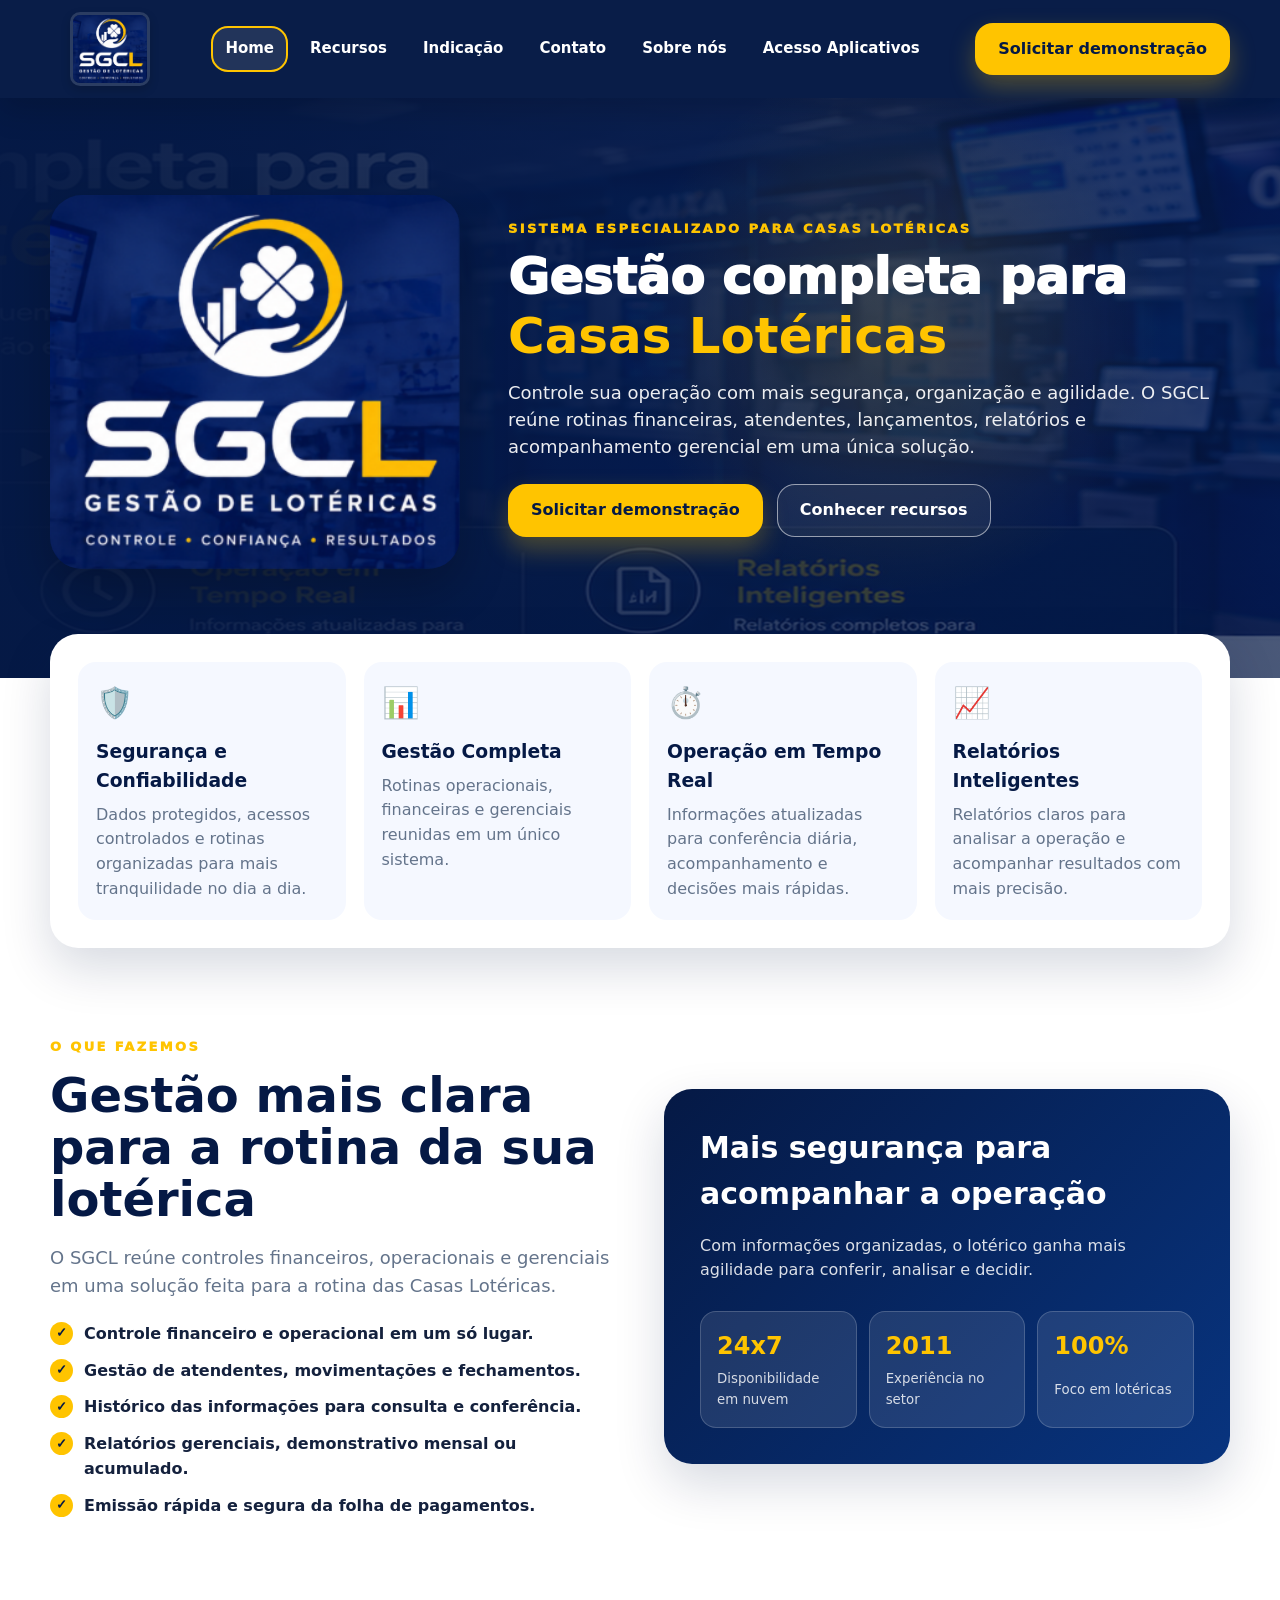
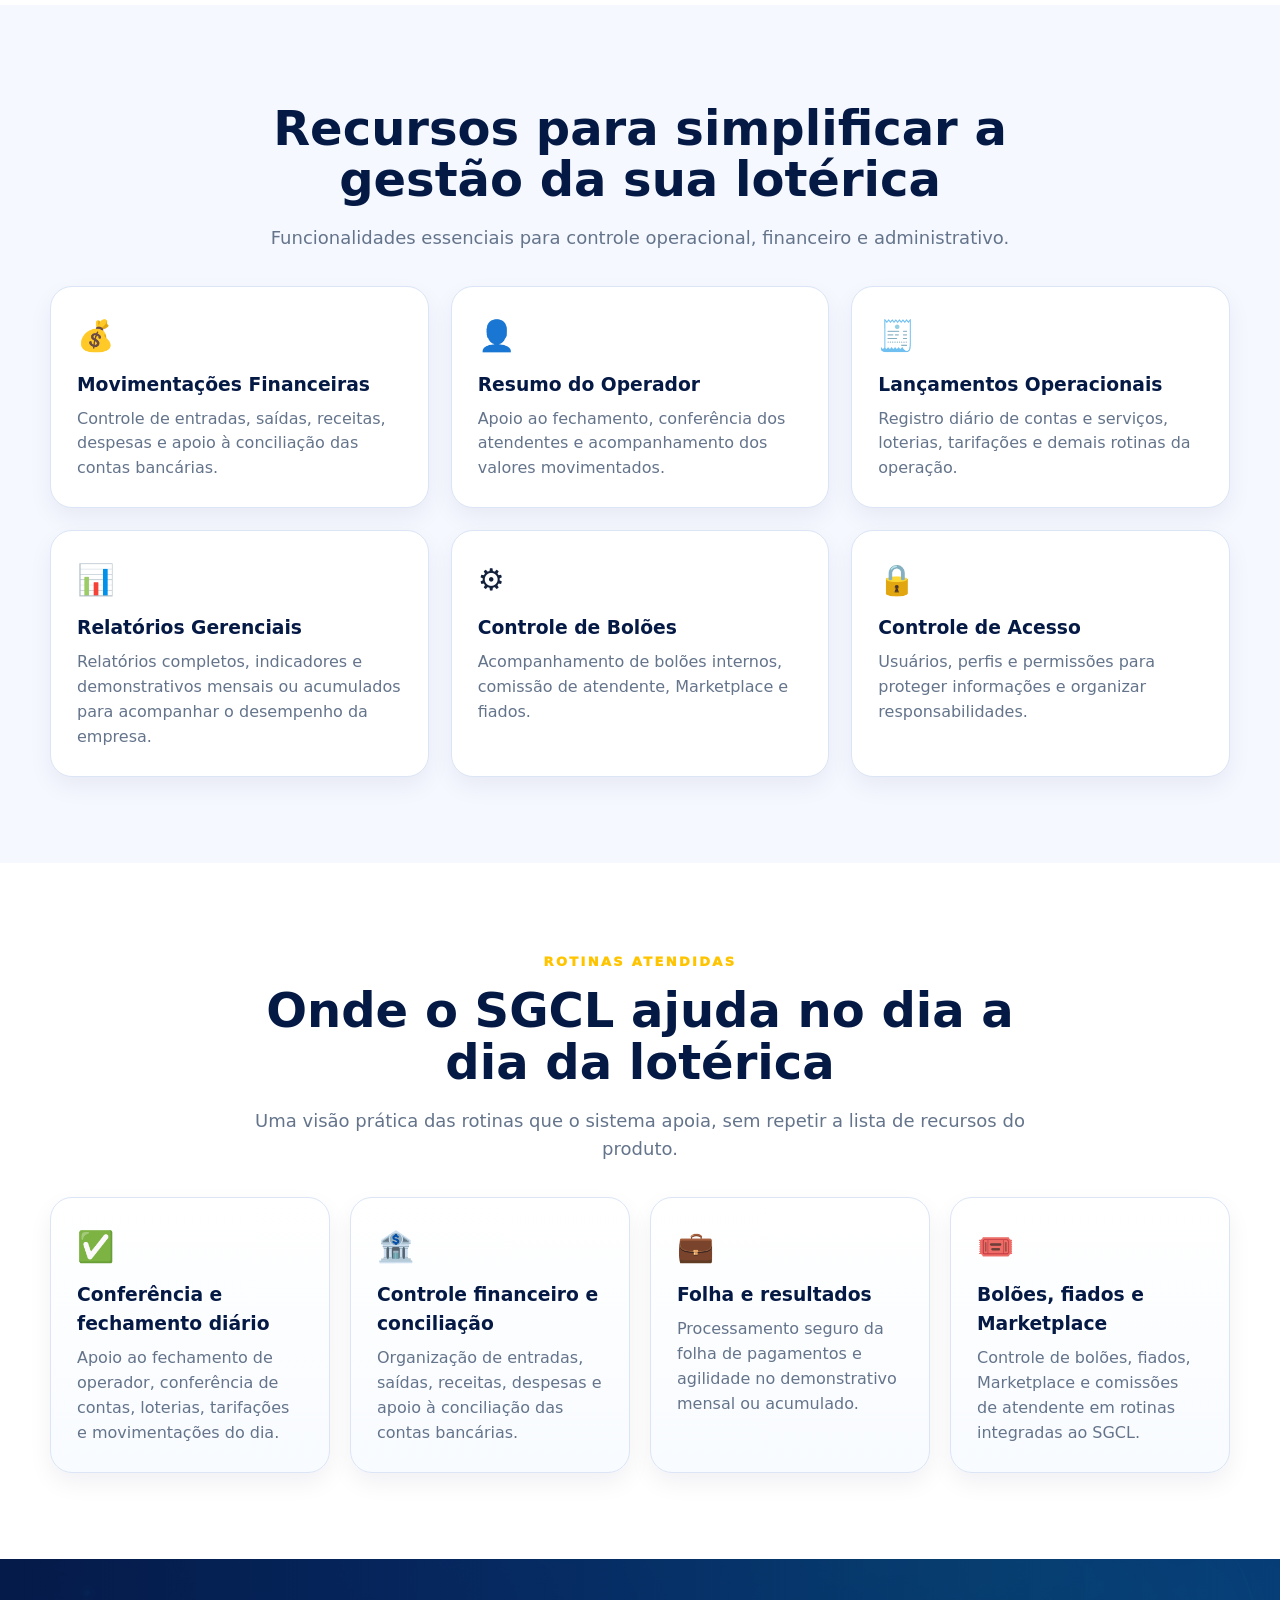
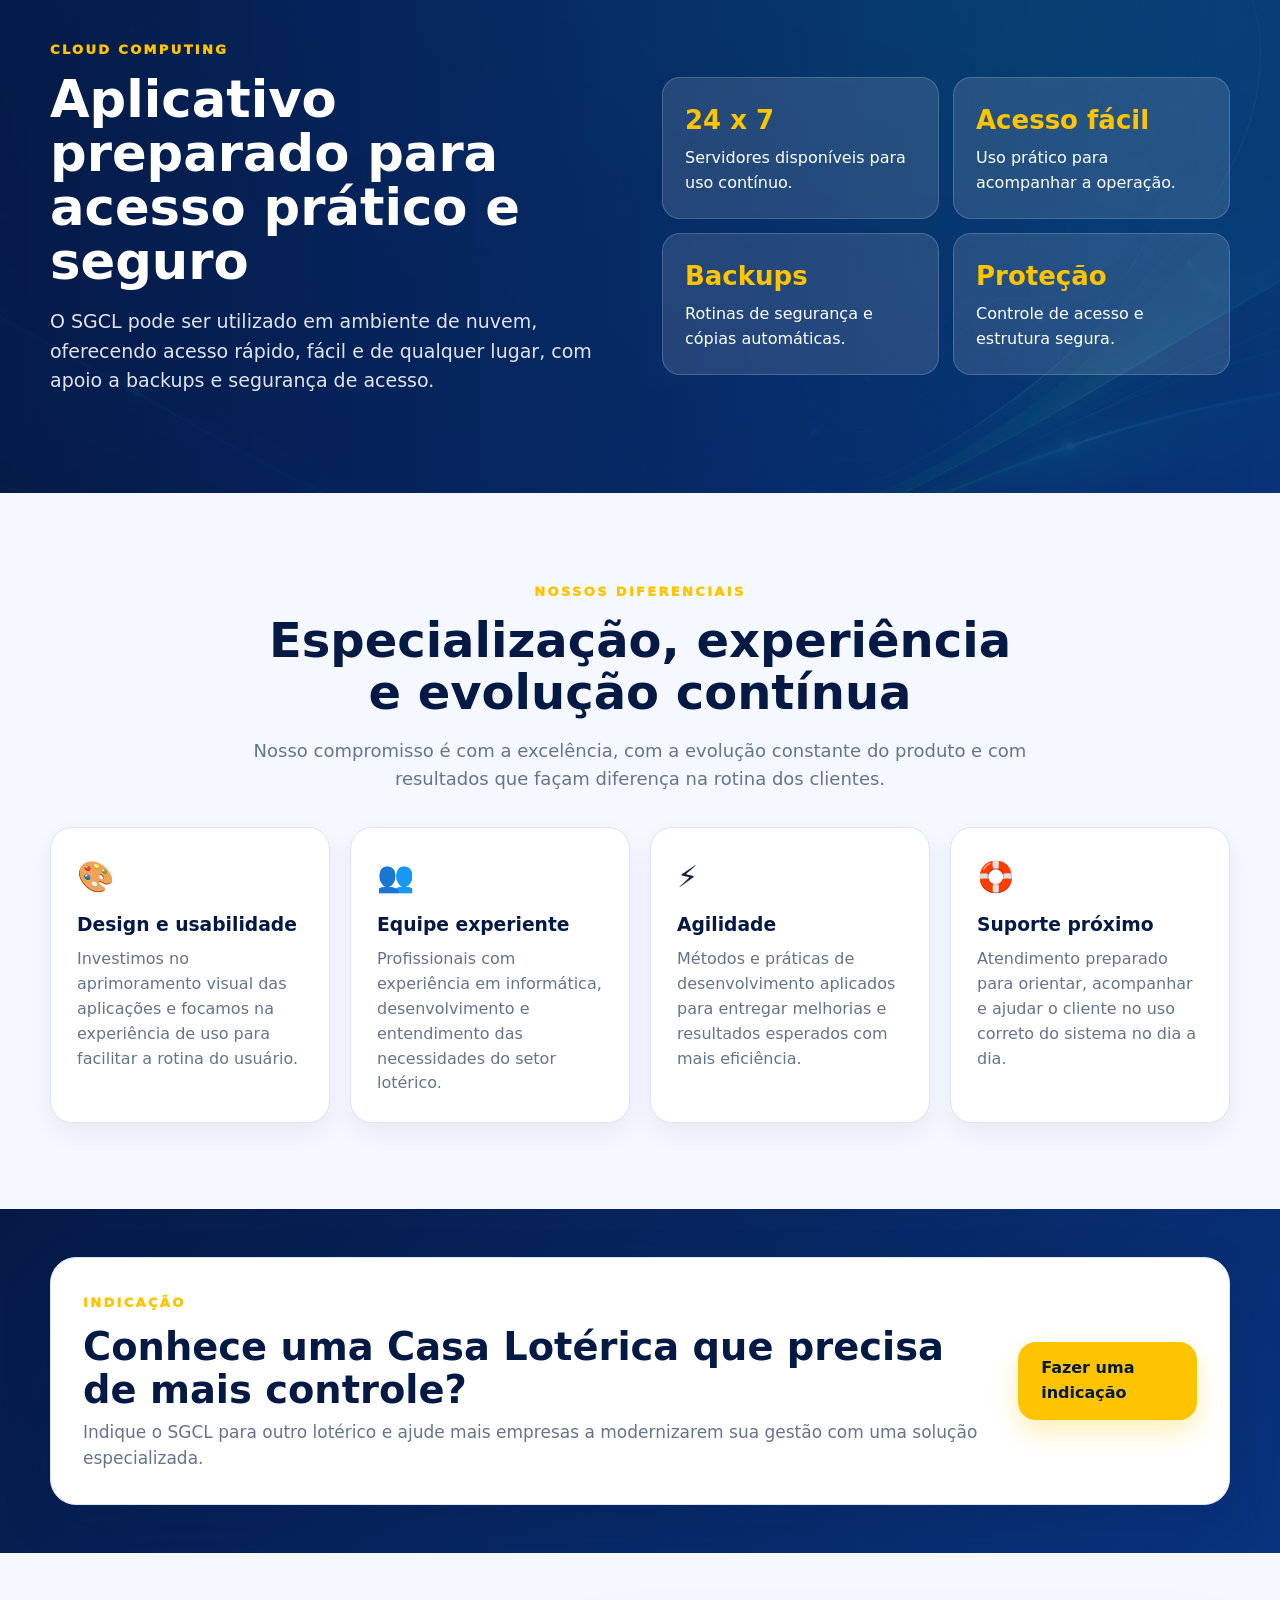
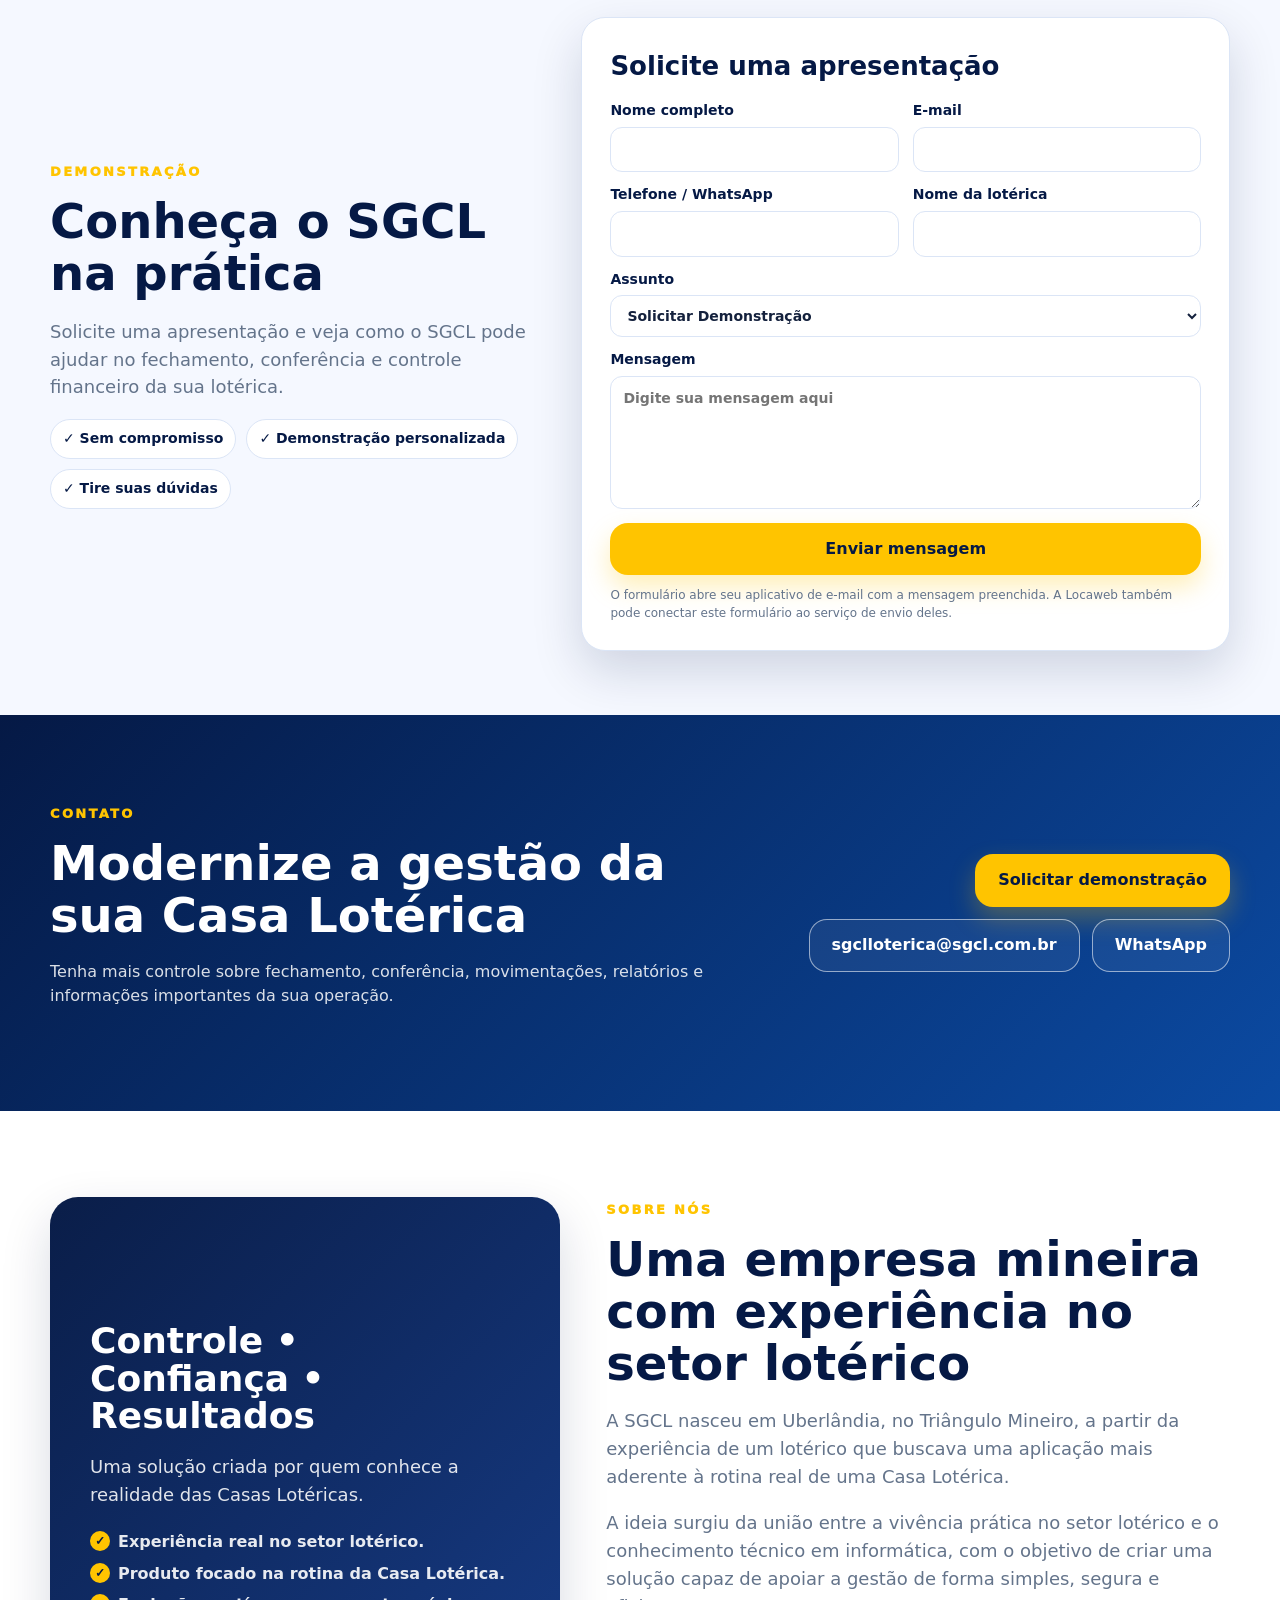
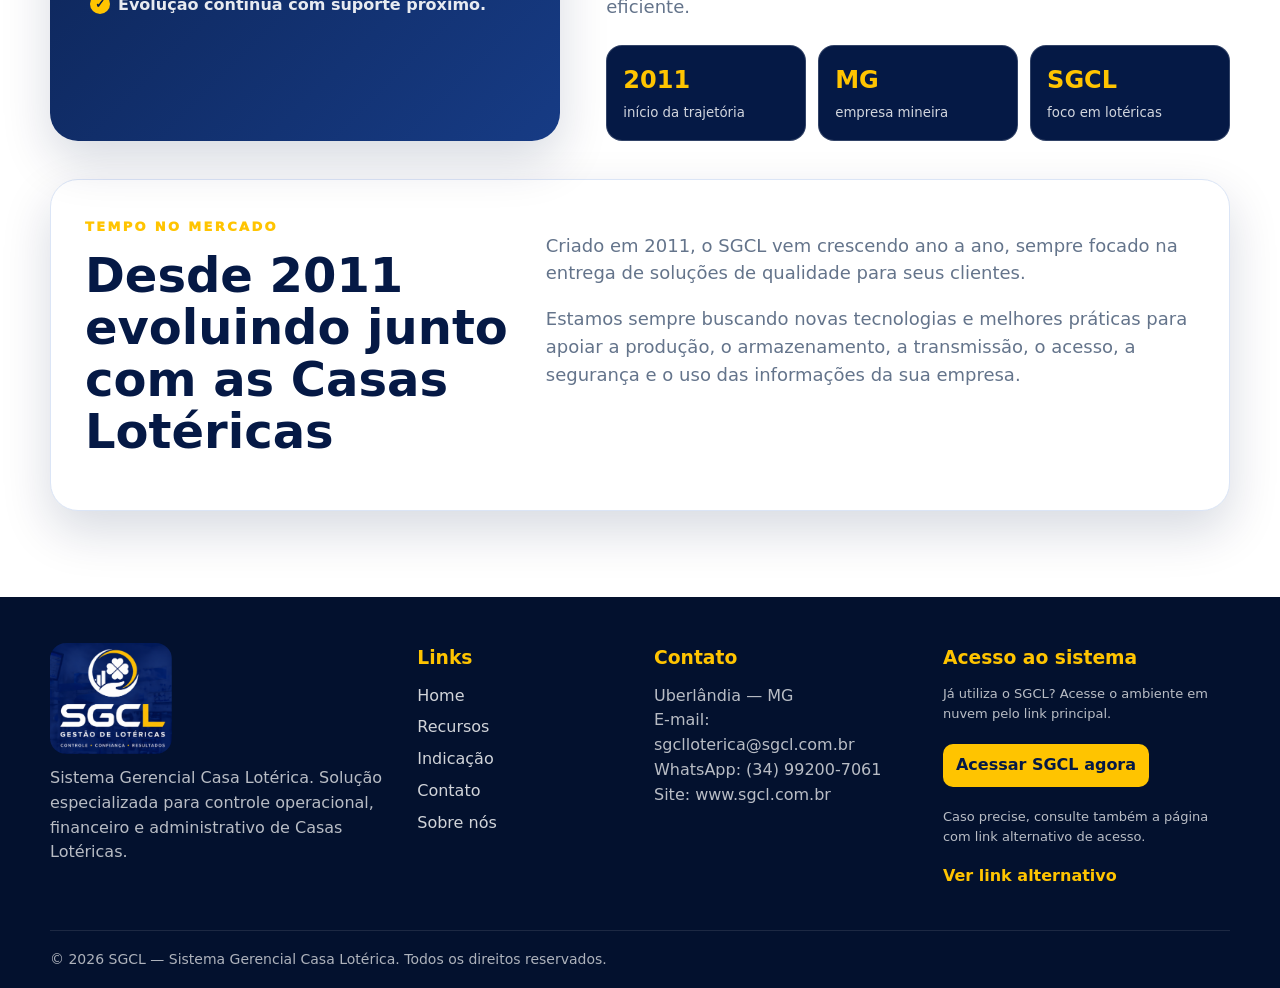
<file: index.html>
<!DOCTYPE html>
<html lang="pt-BR">
<head>
  <meta charset="UTF-8" />
  <meta name="viewport" content="width=device-width, initial-scale=1.0" />
  <meta http-equiv="X-UA-Compatible" content="IE=edge" />
  <title>SGCL — Sistema Gerencial Casa Lotérica</title>
  <meta name="description" content="SGCL é um sistema de gestão para Casas Lotéricas com controle financeiro, movimentações, atendentes, relatórios, suporte e acesso em nuvem." />
  <meta name="theme-color" content="#051945" />
  <meta property="og:title" content="SGCL — Gestão completa para Casas Lotéricas" />
  <meta property="og:description" content="Controle, confiança e resultados para a gestão da sua Casa Lotérica." />
  <meta property="og:type" content="website" />
  <meta property="og:image" content="assets/logo-sgcl.png" />
  <link rel="icon" href="assets/logo-sgcl.png" />
  <link rel="preload" as="image" href="assets/hero-loterica.png" />
  <link rel="stylesheet" href="css/styles.css?v=20260712-1" />
</head>
<body>
  <a class="skip-link" href="#conteudo">Ir para o conteúdo</a>

  <header class="site-header" id="topo">
    <div class="container nav-wrap">
      <a class="brand" href="#inicio" aria-label="Página inicial SGCL">
        <img src="assets/logo-sgcl.png" alt="SGCL — Gestão de Lotéricas" />
      </a>

      <button class="menu-toggle" type="button" aria-label="Abrir menu" aria-controls="site-menu" aria-expanded="false">
        <span></span><span></span><span></span>
      </button>

      <nav class="site-menu" id="site-menu" aria-label="Menu principal">
        <a href="#inicio" class="active">Home</a>
        <a href="#recursos">Recursos</a>
        <a href="#indicacao">Indicação</a>
        <a href="#contato">Contato</a>
        <a href="#sobre">Sobre nós</a>
        <a href="acesso-aplicativos.html">Acesso Aplicativos</a>
      </nav>

      <a class="btn btn-yellow nav-cta" href="#demonstracao" data-subject="Solicitar Demonstração">Solicitar demonstração</a>
    </div>
  </header>

  <main id="conteudo">
    <section class="hero section-anchor" id="inicio">
      <div class="hero-overlay"></div>
      <div class="container hero-grid">
        <div class="hero-logo-card reveal">
          <img src="assets/logo-sgcl.png" alt="Logo SGCL — Controle, confiança e resultados" />
        </div>

        <div class="hero-copy reveal reveal-delay-1">
          <span class="eyebrow">Sistema especializado para Casas Lotéricas</span>
          <h1>Gestão completa para <strong>Casas Lotéricas</strong></h1>
          <p>Controle sua operação com mais segurança, organização e agilidade. O SGCL reúne rotinas financeiras, atendentes, lançamentos, relatórios e acompanhamento gerencial em uma única solução.</p>
          <div class="hero-actions">
            <a class="btn btn-yellow" href="#demonstracao" data-subject="Solicitar Demonstração">Solicitar demonstração</a>
            <a class="btn btn-outline" href="#recursos">Conhecer recursos</a>
          </div>
        </div>
      </div>
    </section>

    <section class="feature-strip" aria-label="Diferenciais SGCL">
      <div class="container">
        <div class="feature-box reveal">
          <article>
            <div class="feature-icon">🛡️</div>
            <h3>Segurança e Confiabilidade</h3>
            <p>Dados protegidos, acessos controlados e rotinas organizadas para mais tranquilidade no dia a dia.</p>
          </article>
          <article>
            <div class="feature-icon">📊</div>
            <h3>Gestão Completa</h3>
            <p>Rotinas operacionais, financeiras e gerenciais reunidas em um único sistema.</p>
          </article>
          <article>
            <div class="feature-icon">⏱️</div>
            <h3>Operação em Tempo Real</h3>
            <p>Informações atualizadas para conferência diária, acompanhamento e decisões mais rápidas.</p>
          </article>
          <article>
            <div class="feature-icon">📈</div>
            <h3>Relatórios Inteligentes</h3>
            <p>Relatórios claros para analisar a operação e acompanhar resultados com mais precisão.</p>
          </article>
        </div>
      </div>
    </section>

    <section class="section section-anchor" id="sgcl">
      <div class="container two-col">
        <div class="section-copy reveal">
          <span class="section-kicker">O que fazemos</span>
          <h2>Gestão mais clara para a rotina da sua lotérica</h2>
          <p>O SGCL reúne controles financeiros, operacionais e gerenciais em uma solução feita para a rotina das Casas Lotéricas.</p>
          <ul class="check-list">
            <li>Controle financeiro e operacional em um só lugar.</li>
            <li>Gestão de atendentes, movimentações e fechamentos.</li>
            <li>Histórico das informações para consulta e conferência.</li>
            <li>Relatórios gerenciais, demonstrativo mensal ou acumulado.</li>
            <li>Emissão rápida e segura da folha de pagamentos.</li>
          </ul>
        </div>

        <div class="summary-card reveal reveal-delay-1">
          <h3>Mais segurança para acompanhar a operação</h3>
          <p>Com informações organizadas, o lotérico ganha mais agilidade para conferir, analisar e decidir.</p>
          <div class="mini-stats">
            <span><strong>24x7</strong><small>Disponibilidade em nuvem</small></span>
            <span><strong>2011</strong><small>Experiência no setor</small></span>
            <span><strong>100%</strong><small>Foco em lotéricas</small></span>
          </div>
        </div>
      </div>
    </section>

    <section class="section soft section-anchor resources-section" id="recursos">
      <div class="container">
        <div class="section-head reveal resources-head">
          <h2>Recursos para simplificar a gestão da sua lotérica</h2>
          <p>Funcionalidades essenciais para controle operacional, financeiro e administrativo.</p>
        </div>

        <div class="cards-grid">
          <article class="resource-card reveal"><div class="card-icon">💰</div><h3>Movimentações Financeiras</h3><p>Controle de entradas, saídas, receitas, despesas e apoio à conciliação das contas bancárias.</p></article>
          <article class="resource-card reveal"><div class="card-icon">👤</div><h3>Resumo do Operador</h3><p>Apoio ao fechamento, conferência dos atendentes e acompanhamento dos valores movimentados.</p></article>
          <article class="resource-card reveal"><div class="card-icon">🧾</div><h3>Lançamentos Operacionais</h3><p>Registro diário de contas e serviços, loterias, tarifações e demais rotinas da operação.</p></article>
          <article class="resource-card reveal"><div class="card-icon">📊</div><h3>Relatórios Gerenciais</h3><p>Relatórios completos, indicadores e demonstrativos mensais ou acumulados para acompanhar o desempenho da empresa.</p></article>
          <article class="resource-card reveal"><div class="card-icon">⚙️</div><h3>Controle de Bolões</h3><p>Acompanhamento de bolões internos, comissão de atendente, Marketplace e fiados.</p></article>
          <article class="resource-card reveal"><div class="card-icon">🔒</div><h3>Controle de Acesso</h3><p>Usuários, perfis e permissões para proteger informações e organizar responsabilidades.</p></article>
        </div>
      </div>
    </section>

    <section class="section practical-section">
      <div class="container">
        <div class="section-head reveal">
          <span class="section-kicker">Rotinas atendidas</span>
          <h2>Onde o SGCL ajuda no dia a dia da lotérica</h2>
          <p>Uma visão prática das rotinas que o sistema apoia, sem repetir a lista de recursos do produto.</p>
        </div>
        <div class="practical-grid compact-practical-grid">
          <article class="practical-card reveal"><div class="practical-icon">✅</div><h3>Conferência e fechamento diário</h3><p>Apoio ao fechamento de operador, conferência de contas, loterias, tarifações e movimentações do dia.</p></article>
          <article class="practical-card reveal"><div class="practical-icon">🏦</div><h3>Controle financeiro e conciliação</h3><p>Organização de entradas, saídas, receitas, despesas e apoio à conciliação das contas bancárias.</p></article>
          <article class="practical-card reveal"><div class="practical-icon">💼</div><h3>Folha e resultados</h3><p>Processamento seguro da folha de pagamentos e agilidade no demonstrativo mensal ou acumulado.</p></article>
          <article class="practical-card reveal"><div class="practical-icon">🎟️</div><h3>Bolões, fiados e Marketplace</h3><p>Controle de bolões, fiados, Marketplace e comissões de atendente em rotinas integradas ao SGCL.</p></article>
        </div>
      </div>
    </section>

    <section class="cloud-band section-anchor" id="nuvem">
      <div class="cloud-layer"></div>
      <div class="container cloud-grid">
        <div class="reveal">
          <span class="section-kicker light">Cloud Computing</span>
          <h2>Aplicativo preparado para acesso prático e seguro</h2>
          <p>O SGCL pode ser utilizado em ambiente de nuvem, oferecendo acesso rápido, fácil e de qualquer lugar, com apoio a backups e segurança de acesso.</p>
        </div>
        <div class="cloud-cards reveal reveal-delay-1">
          <article><strong>24 x 7</strong><span>Servidores disponíveis para uso contínuo.</span></article>
          <article><strong>Acesso fácil</strong><span>Uso prático para acompanhar a operação.</span></article>
          <article><strong>Backups</strong><span>Rotinas de segurança e cópias automáticas.</span></article>
          <article><strong>Proteção</strong><span>Controle de acesso e estrutura segura.</span></article>
        </div>
      </div>
    </section>

    <section class="section soft differentials-modern">
      <div class="container">
        <div class="section-head reveal">
          <span class="section-kicker">Nossos diferenciais</span>
          <h2>Especialização, experiência e evolução contínua</h2>
          <p>Nosso compromisso é com a excelência, com a evolução constante do produto e com resultados que façam diferença na rotina dos clientes.</p>
        </div>
        <div class="modern-diff-grid">
          <article class="modern-diff-card reveal">
            <div class="diff-icon">🎨</div>
            <h3>Design e usabilidade</h3>
            <p>Investimos no aprimoramento visual das aplicações e focamos na experiência de uso para facilitar a rotina do usuário.</p>
          </article>
          <article class="modern-diff-card reveal">
            <div class="diff-icon">👥</div>
            <h3>Equipe experiente</h3>
            <p>Profissionais com experiência em informática, desenvolvimento e entendimento das necessidades do setor lotérico.</p>
          </article>
          <article class="modern-diff-card reveal">
            <div class="diff-icon">⚡</div>
            <h3>Agilidade</h3>
            <p>Métodos e práticas de desenvolvimento aplicados para entregar melhorias e resultados esperados com mais eficiência.</p>
          </article>
          <article class="modern-diff-card reveal">
            <div class="diff-icon">🛟</div>
            <h3>Suporte próximo</h3>
            <p>Atendimento preparado para orientar, acompanhar e ajudar o cliente no uso correto do sistema no dia a dia.</p>
          </article>
        </div>
      </div>
    </section>

    <section class="section indication section-anchor" id="indicacao">
      <div class="container indication-box reveal">
        <div>
          <span class="section-kicker">Indicação</span>
          <h2>Conhece uma Casa Lotérica que precisa de mais controle?</h2>
          <p>Indique o SGCL para outro lotérico e ajude mais empresas a modernizarem sua gestão com uma solução especializada.</p>
        </div>
        <a class="btn btn-yellow" href="#demonstracao" data-subject="Indicar um Lotérico">Fazer uma indicação</a>
      </div>
    </section>

    <section class="section demo-section section-anchor" id="demonstracao">
      <div class="container demo-grid">
        <div class="demo-copy reveal">
          <span class="section-kicker">Demonstração</span>
          <h2>Conheça o SGCL na prática</h2>
          <p>Solicite uma apresentação e veja como o SGCL pode ajudar no fechamento, conferência e controle financeiro da sua lotérica.</p>
          <div class="demo-benefits">
            <span>✓ Sem compromisso</span>
            <span>✓ Demonstração personalizada</span>
            <span>✓ Tire suas dúvidas</span>
          </div>
        </div>
        <form class="contact-form reveal reveal-delay-1" id="leadForm" novalidate>
          <h3>Solicite uma apresentação</h3>
          <div class="form-grid">
            <label>Nome completo<input type="text" name="nome" autocomplete="name" required /></label>
            <label>E-mail<input type="email" name="email" autocomplete="email" required /></label>
            <label>Telefone / WhatsApp<input type="tel" name="telefone" autocomplete="tel" required /></label>
            <label>Nome da lotérica<input type="text" name="loterica" required /></label>
            <label class="full">Assunto<select name="assunto" required><option value="Solicitar Demonstração">Solicitar Demonstração</option><option value="Indicar um Lotérico">Indicar um Lotérico</option><option value="Dúvida">Dúvida</option></select></label>
            <label class="full">Mensagem<textarea name="mensagem" rows="5" placeholder="Digite sua mensagem aqui"></textarea></label>
          </div>
          <button class="btn btn-yellow full-btn" type="submit">Enviar mensagem</button>
          <p class="form-note">O formulário abre seu aplicativo de e-mail com a mensagem preenchida. A Locaweb também pode conectar este formulário ao serviço de envio deles.</p>
        </form>
      </div>
    </section>

    <section class="section contact-final section-anchor" id="contato">
      <div class="container contact-card reveal">
        <div>
          <span class="section-kicker light">Contato</span>
          <h2>Modernize a gestão da sua Casa Lotérica</h2>
          <p>Tenha mais controle sobre fechamento, conferência, movimentações, relatórios e informações importantes da sua operação.</p>
        </div>
        <div class="contact-actions">
          <a class="btn btn-yellow" href="#demonstracao" data-subject="Solicitar Demonstração">Solicitar demonstração</a>
          <a class="btn btn-outline" href="mailto:sgclloterica@sgcl.com.br">sgclloterica@sgcl.com.br</a>
          <a class="btn btn-outline" href="https://wa.me/5534992007061" target="_blank" rel="noopener">WhatsApp</a>
        </div>
      </div>
    </section>

    <section class="section section-anchor about-modern" id="sobre">
      <div class="container">
        <div class="about-hero-grid">
          <div class="quote-panel reveal">
            <strong>Controle • Confiança • Resultados</strong>
            <p>Uma solução criada por quem conhece a realidade das Casas Lotéricas.</p>
            <ul class="quote-points">
              <li>Experiência real no setor lotérico.</li>
              <li>Produto focado na rotina da Casa Lotérica.</li>
              <li>Evolução contínua com suporte próximo.</li>
            </ul>
          </div>
          <div class="section-copy reveal reveal-delay-1">
            <span class="section-kicker">Sobre nós</span>
            <h2>Uma empresa mineira com experiência no setor lotérico</h2>
            <p>A SGCL nasceu em Uberlândia, no Triângulo Mineiro, a partir da experiência de um lotérico que buscava uma aplicação mais aderente à rotina real de uma Casa Lotérica.</p>
            <p>A ideia surgiu da união entre a vivência prática no setor lotérico e o conhecimento técnico em informática, com o objetivo de criar uma solução capaz de apoiar a gestão de forma simples, segura e eficiente.</p>
            <div class="about-highlights">
              <span><strong>2011</strong><small>início da trajetória</small></span>
              <span><strong>MG</strong><small>empresa mineira</small></span>
              <span><strong>SGCL</strong><small>foco em lotéricas</small></span>
            </div>
          </div>
        </div>

        <div class="market-card reveal">
          <div>
            <span class="section-kicker">Tempo no mercado</span>
            <h2>Desde 2011 evoluindo junto com as Casas Lotéricas</h2>
          </div>
          <div>
            <p>Criado em 2011, o SGCL vem crescendo ano a ano, sempre focado na entrega de soluções de qualidade para seus clientes.</p>
            <p>Estamos sempre buscando novas tecnologias e melhores práticas para apoiar a produção, o armazenamento, a transmissão, o acesso, a segurança e o uso das informações da sua empresa.</p>
          </div>
        </div>
      </div>
    </section>
  </main>

  <footer class="site-footer" id="acesso">
    <div class="container footer-grid">
      <div class="footer-brand">
        <img src="assets/logo-sgcl.png" alt="SGCL" />
        <p>Sistema Gerencial Casa Lotérica. Solução especializada para controle operacional, financeiro e administrativo de Casas Lotéricas.</p>
      </div>
      <div>
        <h3>Links</h3>
        <a href="#inicio">Home</a>
        <a href="#recursos">Recursos</a>
        <a href="#indicacao">Indicação</a>
        <a href="#contato">Contato</a>
        <a href="#sobre">Sobre nós</a>
      </div>
      <div>
        <h3>Contato</h3>
        <p>Uberlândia — MG<br />E-mail: sgclloterica@sgcl.com.br<br />WhatsApp: (34) 99200-7061<br />Site: www.sgcl.com.br</p>
      </div>
      <div>
        <h3>Acesso ao sistema</h3>
        <p class="small">Já utiliza o SGCL? Acesse o ambiente em nuvem pelo link principal.</p>
        <a class="footer-access-primary" href="https://sgcl.masterdaweb.net/" target="_blank" rel="noopener noreferrer" aria-label="Acessar o sistema SGCL agora">Acessar SGCL agora</a>
        <p class="small">Caso precise, consulte também a página com link alternativo de acesso.</p>
        <a class="footer-access-secondary" href="acesso-aplicativos.html" aria-label="Ver link alternativo de acesso ao SGCL">Ver link alternativo</a>
      </div>
    </div>
    <div class="container copyright">© 2026 SGCL — Sistema Gerencial Casa Lotérica. Todos os direitos reservados.</div>
  </footer>

  <button class="back-to-top" type="button" aria-label="Voltar ao topo">↑</button>
  <div class="toast" role="status" aria-live="polite"></div>
  <script src="js/main.js"></script>
</body>
</html>
</file>
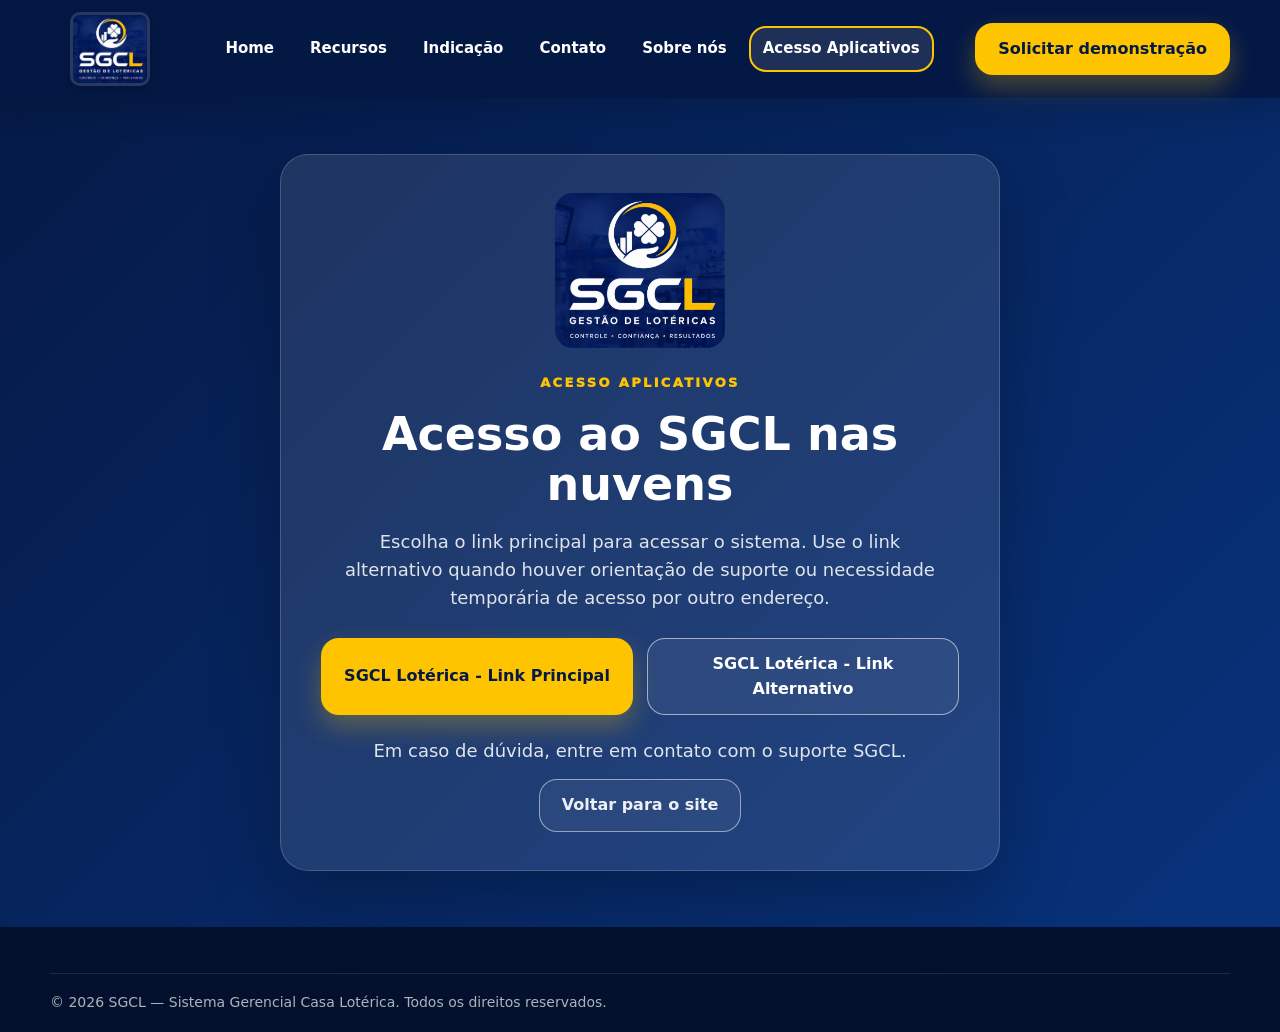
<file: acesso-aplicativos.html>
<!DOCTYPE html>
<html lang="pt-BR">
<head>
  <meta charset="UTF-8" />
  <meta name="viewport" content="width=device-width, initial-scale=1.0" />
  <title>Acesso Aplicativos — SGCL</title>
  <meta name="description" content="Acesso ao SGCL Lotérica em nuvem: link principal e alternativo." />
  <link rel="icon" href="assets/logo-sgcl.png" />
  <link rel="stylesheet" href="css/styles.css?v=20260712-1" />
</head>
<body class="access-page-body">
  <a class="skip-link" href="#conteudo">Ir para o conteúdo</a>
  <header class="site-header" id="topo">
    <div class="container nav-wrap">
      <a class="brand" href="index.html#inicio" aria-label="Página inicial SGCL">
        <img src="assets/logo-sgcl.png" alt="SGCL — Gestão de Lotéricas" />
      </a>

      <button class="menu-toggle" type="button" aria-label="Abrir menu" aria-controls="site-menu" aria-expanded="false">
        <span></span><span></span><span></span>
      </button>

      <nav class="site-menu" id="site-menu" aria-label="Menu principal">
        <a href="index.html#inicio">Home</a>
        <a href="index.html#recursos">Recursos</a>
        <a href="index.html#indicacao">Indicação</a>
        <a href="index.html#contato">Contato</a>
        <a href="index.html#sobre">Sobre nós</a>
        <a href="acesso-aplicativos.html" class="active">Acesso Aplicativos</a>
      </nav>
      <a class="btn btn-yellow nav-cta" href="index.html#demonstracao">Solicitar demonstração</a>
    </div>
  </header>

  <main id="conteudo">
    <section class="access-hero-page">
      <div class="container access-hero-card reveal is-visible">
        <img src="assets/logo-sgcl.png" alt="SGCL — Gestão de Lotéricas" />
        <span class="section-kicker light">Acesso Aplicativos</span>
        <h1>Acesso ao SGCL nas nuvens</h1>
        <p>Escolha o link principal para acessar o sistema. Use o link alternativo quando houver orientação de suporte ou necessidade temporária de acesso por outro endereço.</p>
        <div class="access-links-page">
          <a class="btn btn-yellow" href="https://sgcl.masterdaweb.net/" target="_blank" rel="noopener noreferrer">SGCL Lotérica - Link Principal</a>
          <a class="btn btn-outline" href="http://sgcl.masterdaweb.net/" target="_blank" rel="noopener noreferrer">SGCL Lotérica - Link Alternativo</a>
        </div>
        <p class="access-help">Em caso de dúvida, entre em contato com o suporte SGCL.</p>
        <a class="btn btn-outline back-home-link" href="index.html#inicio">Voltar para o site</a>
      </div>
    </section>
  </main>

  <footer class="site-footer">
    <div class="container copyright">© 2026 SGCL — Sistema Gerencial Casa Lotérica. Todos os direitos reservados.</div>
  </footer>
  <script src="js/main.js"></script>
</body>
</html>
</file>
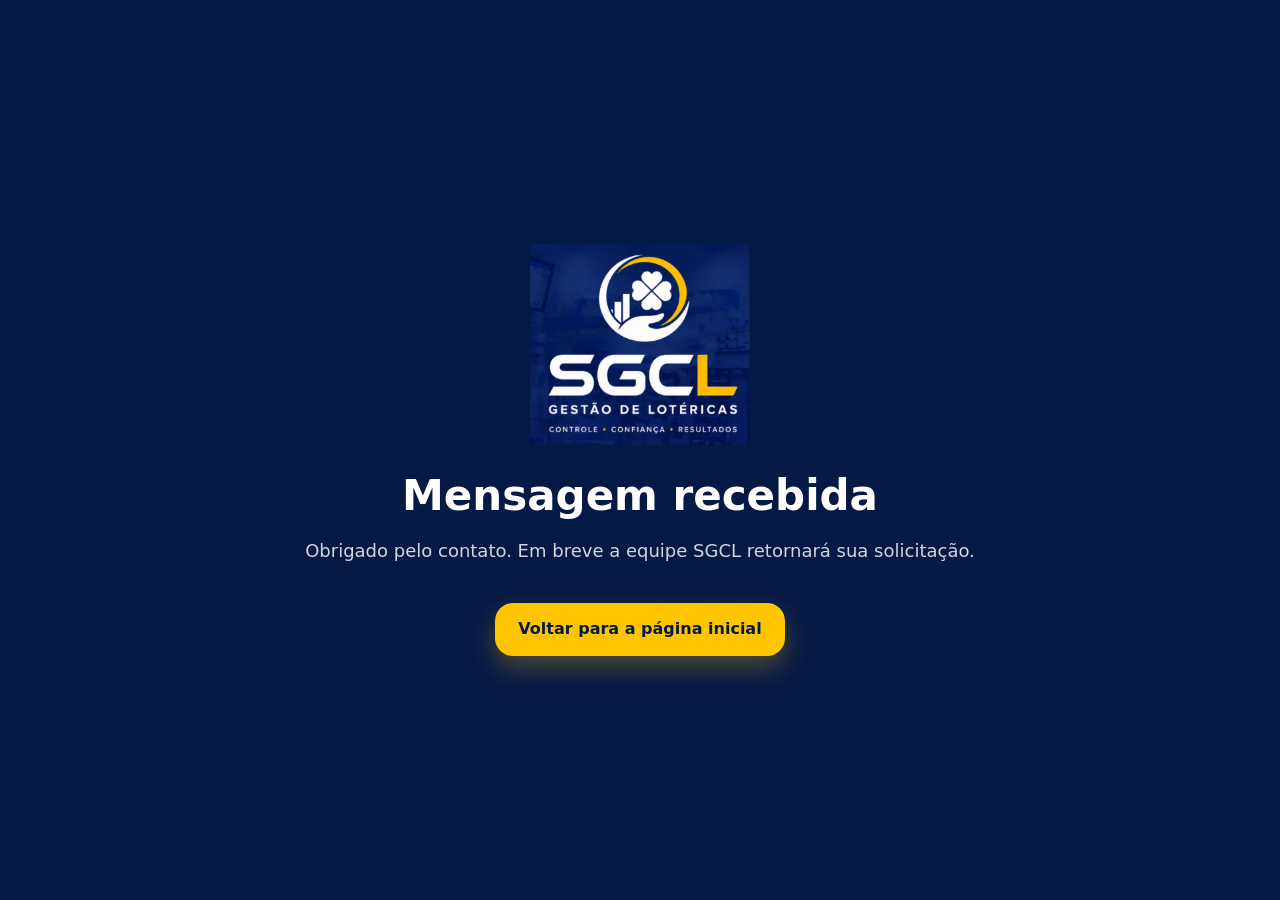
<file: obrigado.html>
<!DOCTYPE html>
<html lang="pt-BR">
<head>
  <meta charset="UTF-8" />
  <meta name="viewport" content="width=device-width, initial-scale=1.0" />
  <title>Mensagem enviada — SGCL</title>
  <link rel="stylesheet" href="css/styles.css" />
</head>
<body>
  <main class="section" style="min-height:100vh;display:grid;place-items:center;background:#051945;color:#fff;">
    <div class="container" style="max-width:720px;text-align:center;">
      <img src="assets/logo-sgcl.png" alt="SGCL" style="width:220px;margin:0 auto 28px;" />
      <h1 style="font-size:42px;line-height:1.1;margin:0 0 16px;color:#fff;">Mensagem recebida</h1>
      <p style="color:rgba(255,255,255,.82);font-size:18px;">Obrigado pelo contato. Em breve a equipe SGCL retornará sua solicitação.</p>
      <a href="index.html" class="btn btn-yellow" style="margin-top:20px;">Voltar para a página inicial</a>
    </div>
  </main>
</body>
</html>
</file>
<file: css/styles.css>
:root {
  --blue-950: #051945;
  --blue-900: #07245f;
  --blue-800: #08347f;
  --blue-700: #0b4aa2;
  --yellow: #ffc400;
  --yellow-2: #ffd84d;
  --white: #ffffff;
  --text: #14213d;
  --muted: #64748b;
  --soft: #f5f8ff;
  --line: #dbe5f6;
  --shadow: 0 20px 50px rgba(5, 25, 69, 0.16);
  --radius: 24px;
  --header-height: 98px;
}

* {
  box-sizing: border-box;
}
html {
  scroll-behavior: smooth;
}
body {
  margin: 0;
  font-family:
    Inter,
    system-ui,
    -apple-system,
    BlinkMacSystemFont,
    "Segoe UI",
    sans-serif;
  color: var(--text);
  background: #fff;
  line-height: 1.55;
}
a {
  color: inherit;
  text-decoration: none;
}
img {
  max-width: 100%;
  display: block;
}
button,
input,
textarea,
select {
  font: inherit;
}
.container {
  width: min(1180px, calc(100% - 40px));
  margin: 0 auto;
}
.skip-link {
  position: absolute;
  left: -999px;
  top: 10px;
  background: var(--yellow);
  color: var(--blue-950);
  padding: 10px 14px;
  border-radius: 10px;
  z-index: 999;
}
.skip-link:focus {
  left: 10px;
}

.site-header {
  position: sticky;
  top: 0;
  z-index: 100;
  background: rgba(5, 25, 69, 0.98);
  box-shadow: 0 12px 30px rgba(0, 0, 0, 0.16);
}
.nav-wrap {
  min-height: var(--header-height);
  display: flex;
  align-items: center;
  gap: 24px;
}
.brand {
  display: flex;
  align-items: center;
  justify-content: center;
  min-width: 120px;
}
.brand img {
  width: 80px;
  height: auto;
  max-height: 100px;
  object-fit: contain;
  border-radius: 10px;
  border: 3px solid rgba(255, 255, 255, 0.14);
  box-shadow: 0 4px 10px rgba(0, 0, 0, 0.18);
}
.site-menu {
  display: flex;
  align-items: center;
  justify-content: center;
  gap: 8px;
  flex: 1;
  color: #fff;
  font-size: 15px;
  font-weight: 800;
  white-space: nowrap;
}
.site-menu > a {
  display: inline-flex;
  align-items: center;
  justify-content: center;
  height: 46px;
  padding: 0 12px;
  border: 2px solid transparent;
  border-radius: 17px;
  transition:
    background 0.2s,
    color 0.2s,
    box-shadow 0.2s;
}
.site-menu > a:hover {
  background: rgba(255, 255, 255, 0.08);
}
.site-menu > a.active {
  background: rgba(255, 255, 255, 0.1);
  border-color: var(--yellow);
  box-shadow: none;
}
.nav-cta {
  white-space: nowrap;
}
.menu-toggle {
  display: none;
  background: transparent;
  border: 0;
  width: 46px;
  height: 46px;
  border-radius: 12px;
  align-items: center;
  justify-content: center;
  flex-direction: column;
  gap: 5px;
}
.menu-toggle span {
  width: 24px;
  height: 3px;
  border-radius: 999px;
  background: #fff;
}

.btn {
  display: inline-flex;
  align-items: center;
  justify-content: center;
  min-height: 48px;
  padding: 13px 22px;
  border-radius: 18px;
  font-weight: 900;
  border: 1px solid transparent;
  transition:
    transform 0.2s,
    box-shadow 0.2s,
    background 0.2s;
}
.btn:hover {
  transform: translateY(-1px);
}
.btn-yellow {
  background: var(--yellow);
  color: var(--blue-950);
  box-shadow: 0 12px 26px rgba(255, 196, 0, 0.28);
}
.btn-yellow:hover {
  background: var(--yellow-2);
}
.btn-outline {
  border-color: rgba(255, 255, 255, 0.55);
  color: #fff;
  background: rgba(255, 255, 255, 0.06);
}

.section-anchor {
  scroll-margin-top: calc(var(--header-height) + 24px);
}
.hero {
  position: relative;
  min-height: 580px;
  background:
    linear-gradient(90deg, rgba(5, 25, 69, 0.98), rgba(5, 25, 69, 0.72)),
    url("../assets/hero-loterica.png") center/cover no-repeat;
  color: #fff;
  display: flex;
  align-items: center;
  overflow: hidden;
}
.hero-overlay {
  position: absolute;
  inset: 0;
  background: radial-gradient(
    circle at 70% 40%,
    rgba(255, 196, 0, 0.14),
    transparent 28%
  );
}
.hero-grid {
  position:relative;
  display:grid;
  grid-template-columns:410px 1fr;
  gap:48px;
  align-items:center;
  padding:72px 0 84px;
}
.hero-logo-card {
  width: 100%;
  max-width: 410px;
  padding: 0;
  background: transparent;
  box-shadow: none;
  display: flex;
  align-items: center;
  justify-content: center;
}
.hero-logo-card img {
  display: block;
  width: 100%;
  max-width: 410px;
  height: auto;
  max-height: none;
  margin: 0;
  object-fit: contain;
  border-radius: 32px;
  box-shadow: 0 20px 48px rgba(0, 0, 0, 0.24);
}
.hero-copy {
  display: flex;
  flex-direction: column;
  justify-content: center;
  min-width: 0;
  max-width: none;
}
.eyebrow,
.section-kicker {
  text-transform: uppercase;
  letter-spacing: 0.18em;
  font-weight: 950;
  font-size: 13px;
  color: var(--yellow);
}
.section-kicker.light {
  color: var(--yellow);
}
.hero h1 {
  font-size: clamp(34px, 3.9vw, 50px);
  line-height: 1.06;
  margin: 12px 0 16px;
  font-weight: 950;
}
.hero h1 strong {
  color: var(--yellow);
  display: block;
  margin-top: 6px;
}
.hero p {
  font-size: 18px;
  line-height: 1.5;
  max-width: 100%;
  margin: 0 0 20px;
  color: rgba(255, 255, 255, 0.92);
}
.hero-actions {
  display: flex;
  gap: 14px;
  flex-wrap: wrap;
  margin-top: 4px;
  padding-bottom: 8px;
}

.feature-strip {
  margin-top: -44px;
  position: relative;
  z-index: 2;
}
.feature-box {
  background: #fff;
  border-radius: 28px;
  box-shadow: var(--shadow);
  padding: 28px;
  display: grid;
  grid-template-columns: repeat(4, 1fr);
  gap: 18px;
}
.feature-box article {
  padding: 18px;
  border-radius: 18px;
  background: var(--soft);
}
.feature-icon,
.card-icon,
.practical-icon,
.diff-icon {
  font-size: 30px;
  margin-bottom: 10px;
}
.feature-box h3,
.resource-card h3,
.practical-card h3,
.modern-diff-card h3 {
  margin: 0 0 8px;
  color: var(--blue-950);
}
.feature-box p,
.resource-card p,
.practical-card p,
.modern-diff-card p {
  margin: 0;
  color: var(--muted);
}

.section {
  padding: 86px 0;
}
.soft {
  background: var(--soft);
}
.two-col {
  display: grid;
  grid-template-columns: 1fr 1fr;
  gap: 48px;
  align-items: center;
}
.section-copy h2,
.section-head h2,
.market-card h2,
.demo-copy h2,
.contact-card h2 {
  font-size: clamp(32px, 4vw, 48px);
  line-height: 1.08;
  margin: 12px 0 18px;
  color: var(--blue-950);
}
.section-copy p,
.section-head p,
.market-card p,
.demo-copy p {
  font-size: 18px;
  color: var(--muted);
}
.check-list {
  list-style: none;
  margin: 22px 0 0;
  padding: 0;
  display: grid;
  gap: 12px;
}
.check-list li {
  position: relative;
  padding-left: 34px;
  font-weight: 760;
}
.check-list li:before {
  content: "✓";
  position: absolute;
  left: 0;
  top: 0;
  width: 23px;
  height: 23px;
  border-radius: 50%;
  display: grid;
  place-items: center;
  background: var(--yellow);
  color: var(--blue-950);
  font-size: 13px;
  font-weight: 950;
}
.summary-card {
  border-radius: 28px;
  padding: 36px;
  background: linear-gradient(135deg, var(--blue-950), var(--blue-800));
  color: #fff;
  box-shadow: var(--shadow);
}
.summary-card h3 {
  font-size: 30px;
  margin: 0 0 10px;
}
.summary-card p {
  color: rgba(255, 255, 255, 0.86);
}
.mini-stats {
  display: grid;
  grid-template-columns: repeat(3, 1fr);
  gap: 12px;
  margin-top: 28px;
}
.mini-stats span,
.about-highlights span {
  background: rgba(255, 255, 255, 0.1);
  border: 1px solid rgba(255, 255, 255, 0.18);
  border-radius: 16px;
  padding: 16px;
  display: grid;
  gap: 4px;
}
.mini-stats strong,
.about-highlights strong {
  font-size: 24px;
  color: var(--yellow);
}
.mini-stats small,
.about-highlights small {
  color: rgba(255, 255, 255, 0.82);
}

.section-head {
  text-align: center;
  max-width: 790px;
  margin: 0 auto 34px;
}
.cards-grid {
  display: grid;
  grid-template-columns: repeat(3, 1fr);
  gap: 22px;
}
.resource-card,
.practical-card,
.modern-diff-card {
  background: #fff;
  border: 1px solid var(--line);
  border-radius: 22px;
  padding: 26px;
  box-shadow: 0 10px 24px rgba(5, 25, 69, 0.06);
}
.practical-grid,
.modern-diff-grid {
  display: grid;
  grid-template-columns: repeat(4, 1fr);
  gap: 20px;
}
.practical-card {
  background: linear-gradient(180deg, #fff, #f8fbff);
}

.cloud-band {
  position: relative;
  background:
    linear-gradient(90deg, rgba(5, 25, 69, 0.95), rgba(8, 52, 127, 0.86)),
    url("../assets/fundo-tecnologico.png") center/cover no-repeat;
  color: #fff;
  padding: 78px 0;
  overflow: hidden;
}
.cloud-grid {
  display: grid;
  grid-template-columns: 1fr 1fr;
  gap: 44px;
  align-items: center;
}
.cloud-grid h2 {
  font-size: clamp(32px, 4vw, 52px);
  line-height: 1.05;
  margin: 12px 0;
}
.cloud-grid p {
  font-size: 19px;
  color: rgba(255, 255, 255, 0.88);
}
.cloud-cards {
  display: grid;
  grid-template-columns: repeat(2, 1fr);
  gap: 14px;
}
.cloud-cards article {
  background: rgba(255, 255, 255, 0.12);
  border: 1px solid rgba(255, 255, 255, 0.18);
  border-radius: 18px;
  padding: 22px;
  display: grid;
  gap: 6px;
}
.cloud-cards strong {
  color: var(--yellow);
  font-size: 26px;
}

.about-hero-grid {
  display: grid;
  grid-template-columns: 0.9fr 1.1fr;
  gap: 46px;
  align-items: stretch;
}
.quote-panel {
  min-height: 330px;
  border-radius: 28px;
  background: linear-gradient(
    135deg,
    rgba(5, 25, 69, 0.98),
    rgba(8, 47, 125, 0.94)
  );
  color: #fff;
  box-shadow: var(--shadow);
  padding: 40px;
  display: flex;
  flex-direction: column;
  justify-content: center;
  gap: 18px;
}
.quote-panel strong {
  font-size: 36px;
  line-height: 1.05;
  max-width: 420px;
}
.quote-panel p {
  font-size: 18px;
  max-width: 420px;
  margin: 0;
  color: rgba(255, 255, 255, 0.88);
}
.quote-points {
  list-style: none;
  margin: 4px 0 0;
  padding: 0;
  display: grid;
  gap: 10px;
}
.quote-points li {
  position: relative;
  padding-left: 28px;
  color: rgba(255, 255, 255, 0.9);
  font-weight: 760;
  line-height: 1.35;
}
.quote-points li:before {
  content: "✓";
  position: absolute;
  left: 0;
  top: 0;
  width: 20px;
  height: 20px;
  border-radius: 50%;
  display: grid;
  place-items: center;
  background: var(--yellow);
  color: var(--blue-950);
  font-size: 12px;
  font-weight: 950;
}
.about-highlights {
  display: grid;
  grid-template-columns: repeat(3, 1fr);
  gap: 12px;
  margin-top: 24px;
}
.about-highlights span {
  background: var(--blue-950);
  color: #fff;
}
.market-card {
  margin-top: 38px;
  border-radius: 28px;
  padding: 34px;
  background: #fff;
  border: 1px solid var(--line);
  display: grid;
  grid-template-columns: 0.8fr 1.2fr;
  gap: 28px;
  box-shadow: var(--shadow);
}

.indication {
  background: linear-gradient(135deg, var(--blue-950), var(--blue-800));
  padding: 48px 0;
}
.indication-box {
  background: #fff;
  border: 1px solid var(--line);
  border-radius: 26px;
  box-shadow: var(--shadow);
  padding: 32px;
  display: flex;
  align-items: center;
  justify-content: space-between;
  gap: 28px;
}
.indication .section-kicker {
  color: var(--yellow);
}
.indication h2 {
  color: var(--blue-950);
  font-size: clamp(28px, 3vw, 40px);
  line-height: 1.12;
  margin: 10px 0 8px;
}
.indication p {
  color: var(--muted);
  font-size: 17px;
  margin: 0;
}

.demo-section {
  background: var(--soft);
  padding: 64px 0;
}
.demo-grid {
  display: grid;
  grid-template-columns: 0.85fr 1.15fr;
  gap: 52px;
  align-items: center;
}
.demo-copy {
  align-self: center;
}
.demo-benefits {
  display: flex;
  flex-wrap: wrap;
  gap: 10px;
  margin-top: 16px;
}
.demo-benefits span {
  background: #fff;
  border: 1px solid var(--line);
  border-radius: 999px;
  padding: 8px 12px;
  font-weight: 800;
  font-size: 14px;
  color: var(--blue-950);
}
.contact-form {
  background: #fff;
  border-radius: 24px;
  padding: 28px;
  box-shadow: var(--shadow);
  border: 1px solid var(--line);
}
.contact-form h3 {
  margin: 0 0 14px;
  font-size: 26px;
  color: var(--blue-950);
}
.form-grid {
  display: grid;
  grid-template-columns: 1fr 1fr;
  gap: 12px 14px;
}
.form-grid label {
  font-weight: 800;
  color: var(--blue-950);
  display: grid;
  gap: 5px;
  font-size: 14px;
}
.form-grid .full {
  grid-column: 1/-1;
}
input,
textarea,
select {
  width: 100%;
  border: 1px solid var(--line);
  border-radius: 12px;
  padding: 12px 13px;
  background: #fff;
  color: var(--text);
}
.demo-section input,
.demo-section select {
  padding: 11px 12px;
}
.demo-section textarea {
  padding: 11px 12px;
  min-height: 120px;
}
textarea {
  resize: vertical;
}
.field-error {
  border-color: #dc2626;
  box-shadow: 0 0 0 3px rgba(220, 38, 38, 0.1);
}
.full-btn {
  width: 100%;
  margin-top: 14px;
}
.form-note {
  font-size: 12px;
  line-height: 1.45;
  color: var(--muted);
  margin: 12px 0 0;
}

.contact-final {
  background: linear-gradient(135deg, var(--blue-950), var(--blue-700));
  color: #fff;
}
.contact-card {
  display: flex;
  align-items: center;
  justify-content: space-between;
  gap: 26px;
}
.contact-card h2 {
  color: #fff;
}
.contact-card p {
  color: rgba(255, 255, 255, 0.85);
}
.contact-actions {
  display: flex;
  flex-wrap: wrap;
  gap: 12px;
  justify-content: flex-end;
}

.site-footer {
  background: #03112e;
  color: #fff;
  padding: 46px 0 0;
}
.footer-grid {
  display: grid;
  grid-template-columns: 1.3fr 0.8fr 1fr 1.1fr;
  gap: 28px;
  padding-bottom: 34px;
}
.footer-brand img {
  width: 122px;
  margin-bottom: 12px;
  border-radius: 16px;
}
.site-footer h3 {
  margin: 0 0 12px;
  color: var(--yellow);
}
.site-footer a {
  display: block;
  color: rgba(255, 255, 255, 0.82);
  margin: 7px 0;
}
.site-footer p {
  color: rgba(255, 255, 255, 0.72);
  margin: 0;
}
.site-footer .small {
  font-size: 13px;
  margin: 8px 0 10px;
}
.footer-access-primary {
  display: inline-flex !important;
  align-items: center;
  justify-content: center;
  width: fit-content;
  margin-top: 10px !important;
  margin-bottom: 12px !important;
  padding: 9px 13px;
  border-radius: 10px;
  background: var(--yellow);
  color: var(--blue-950) !important;
  font-weight: 900;
}
.footer-access-secondary {
  display: inline-flex !important;
  width: fit-content;
  color: var(--yellow) !important;
  font-weight: 800;
}
.copyright {
  border-top: 1px solid rgba(255, 255, 255, 0.1);
  padding: 18px 0;
  color: rgba(255, 255, 255, 0.68);
  font-size: 14px;
}

.back-to-top {
  position: fixed;
  right: 18px;
  bottom: 18px;
  width: 46px;
  height: 46px;
  border-radius: 50%;
  border: 0;
  background: var(--yellow);
  color: var(--blue-950);
  font-size: 24px;
  font-weight: 950;
  box-shadow: var(--shadow);
  opacity: 0;
  pointer-events: none;
  transform: translateY(10px);
  transition: 0.2s;
  z-index: 80;
}
.back-to-top.visible {
  opacity: 1;
  pointer-events: auto;
  transform: translateY(0);
}
.toast {
  position: fixed;
  left: 50%;
  bottom: 20px;
  transform: translateX(-50%) translateY(20px);
  background: var(--blue-950);
  color: #fff;
  border-radius: 12px;
  padding: 12px 16px;
  opacity: 0;
  pointer-events: none;
  transition: 0.2s;
  z-index: 90;
  box-shadow: var(--shadow);
}
.toast.show {
  opacity: 1;
  transform: translateX(-50%) translateY(0);
}

.reveal {
  opacity: 0;
  transform: translateY(18px);
  transition:
    opacity 0.6s ease,
    transform 0.6s ease;
}
.reveal.is-visible {
  opacity: 1;
  transform: none;
}
.reveal-delay-1 {
  transition-delay: 0.08s;
}

.access-page-body {
  background: linear-gradient(135deg, var(--blue-950), var(--blue-800));
  min-height: 100vh;
  color: #fff;
}
.access-hero-page {
  min-height: calc(100vh - var(--header-height));
  display: flex;
  align-items: center;
  padding: 56px 0;
}
.access-hero-card {
  background: rgba(255, 255, 255, 0.1);
  border: 1px solid rgba(255, 255, 255, 0.18);
  border-radius: 28px;
  box-shadow: 0 28px 70px rgba(0, 0, 0, 0.25);
  padding: 38px 40px;
  text-align: center;
  max-width: 720px;
  color: #fff;
}
.access-hero-card img {
  width: 170px;
  margin: 0 auto 22px;
  border-radius: 18px;
}
.access-hero-card h1 {
  font-size: clamp(34px, 4vw, 46px);
  line-height: 1.1;
  margin: 14px 0 18px;
}
.access-hero-card p {
  color: rgba(255, 255, 255, 0.86);
  font-size: 18px;
  max-width: 620px;
  margin-left: auto;
  margin-right: auto;
  line-height: 1.55;
}
.access-links-page {
  display: flex;
  justify-content: center;
  align-items: stretch;
  gap: 14px;
  flex-wrap: wrap;
  margin: 26px 0 22px;
}
.access-links-page .btn {
  min-width: 230px;
  flex: 1 1 230px;
}
.access-help {
  font-size: 15px;
  color: rgba(255, 255, 255, 0.82);
  margin: 0;
  line-height: 1.5;
}
.back-home-link {
  margin-top: 14px;
  opacity: 0.92;
}

@media (max-width: 1180px) {
  .nav-wrap {
    gap: 14px;
  }
  .site-menu {
    gap: 5px;
    font-size: 14px;
  }
  .site-menu > a {
    padding: 0 9px;
  }
  .nav-cta {
    padding-left: 16px;
    padding-right: 16px;
    font-size: 14px;
  }
}
@media (max-width: 1120px) {
  .hero-grid {
    grid-template-columns: 350px 1fr;
    gap: 42px;
  }
  .hero-logo-card {
    max-width: 350px;
  }
  .hero-logo-card img {
    width: 100%;
    max-width: 350px;
    max-height: none;
  }
}
@media (max-width: 940px) {
  :root {
    --header-height: 84px;
  }
  .nav-wrap {
    min-height: var(--header-height);
  }
  .brand img {
    width: 104px;
  }
  .menu-toggle {
    display: flex;
    margin-left: auto;
  }
  .site-menu {
    position: absolute;
    left: 20px;
    right: 20px;
    top: calc(100% + 10px);
    display: none;
    flex-direction: column;
    align-items: stretch;
    background: var(--blue-950);
    border: 1px solid rgba(255, 255, 255, 0.12);
    border-radius: 18px;
    padding: 14px;
    box-shadow: var(--shadow);
  }
  .site-menu.open {
    display: flex;
  }
  .site-menu > a {
    justify-content: flex-start;
    height: auto;
    min-height: 42px;
  }
  .nav-cta {
    display: none;
  }
  .hero-grid,
  .two-col,
  .cloud-grid,
  .about-hero-grid,
  .market-card,
  .demo-grid {
    grid-template-columns: 1fr;
  }
  .hero {
    min-height: auto;
  }
  .hero-grid {
    padding: 64px 0 72px;
    gap: 36px;
  }
  .hero-logo-card {
    width: 100%;
    max-width: 340px;
    margin: 0 auto;
  }
  .hero-logo-card img {
    width: 100%;
    max-width: 340px;
    max-height: none;
  }
  .feature-box,
  .cards-grid,
  .practical-grid,
  .modern-diff-grid,
  .footer-grid {
    grid-template-columns: 1fr 1fr;
  }
  .contact-card,
  .indication-box {
    flex-direction: column;
    align-items: flex-start;
  }
  .indication {
    padding: 40px 0;
  }
  .indication-box {
    padding: 28px;
    gap: 20px;
  }
  .demo-grid {
    gap: 36px;
  }
  .demo-copy {
    align-self: auto;
  }
}
@media (max-width: 640px) {
  .container {
    width: min(100% - 28px, 1180px);
  }
  .hero h1 {
    font-size: 38px;
  }
  .hero p {
    font-size: 17px;
  }
  .feature-box,
  .cards-grid,
  .practical-grid,
  .modern-diff-grid,
  .footer-grid,
  .form-grid,
  .mini-stats,
  .about-highlights,
  .cloud-cards {
    grid-template-columns: 1fr;
  }
  .hero-logo-card {
    max-width: 280px;
  }
  .hero-logo-card img {
    width: 100%;
    max-width: 280px;
    max-height: none;
    border-radius: 26px;
  }
  .hero-grid {
    padding: 56px 0 64px;
  }
  .indication {
    padding: 32px 0;
  }
  .indication-box {
    padding: 24px;
  }
  .demo-section {
    padding: 56px 0;
  }
  .contact-form {
    padding: 22px;
  }
  .access-hero-page {
    padding: 40px 0;
  }
  .access-hero-card {
    padding: 28px 24px;
    border-radius: 24px;
  }
  .access-hero-card img {
    width: 140px;
    margin-bottom: 18px;
    border-radius: 16px;
  }
  .access-hero-card h1 {
    font-size: 32px;
  }
  .access-links-page {
    flex-direction: column;
    align-items: stretch;
    margin: 22px 0 18px;
  }
  .access-links-page .btn {
    min-width: 0;
    width: 100%;
    flex: 1 1 auto;
  }
  .section {
    padding: 64px 0;
  }
}
</file>
